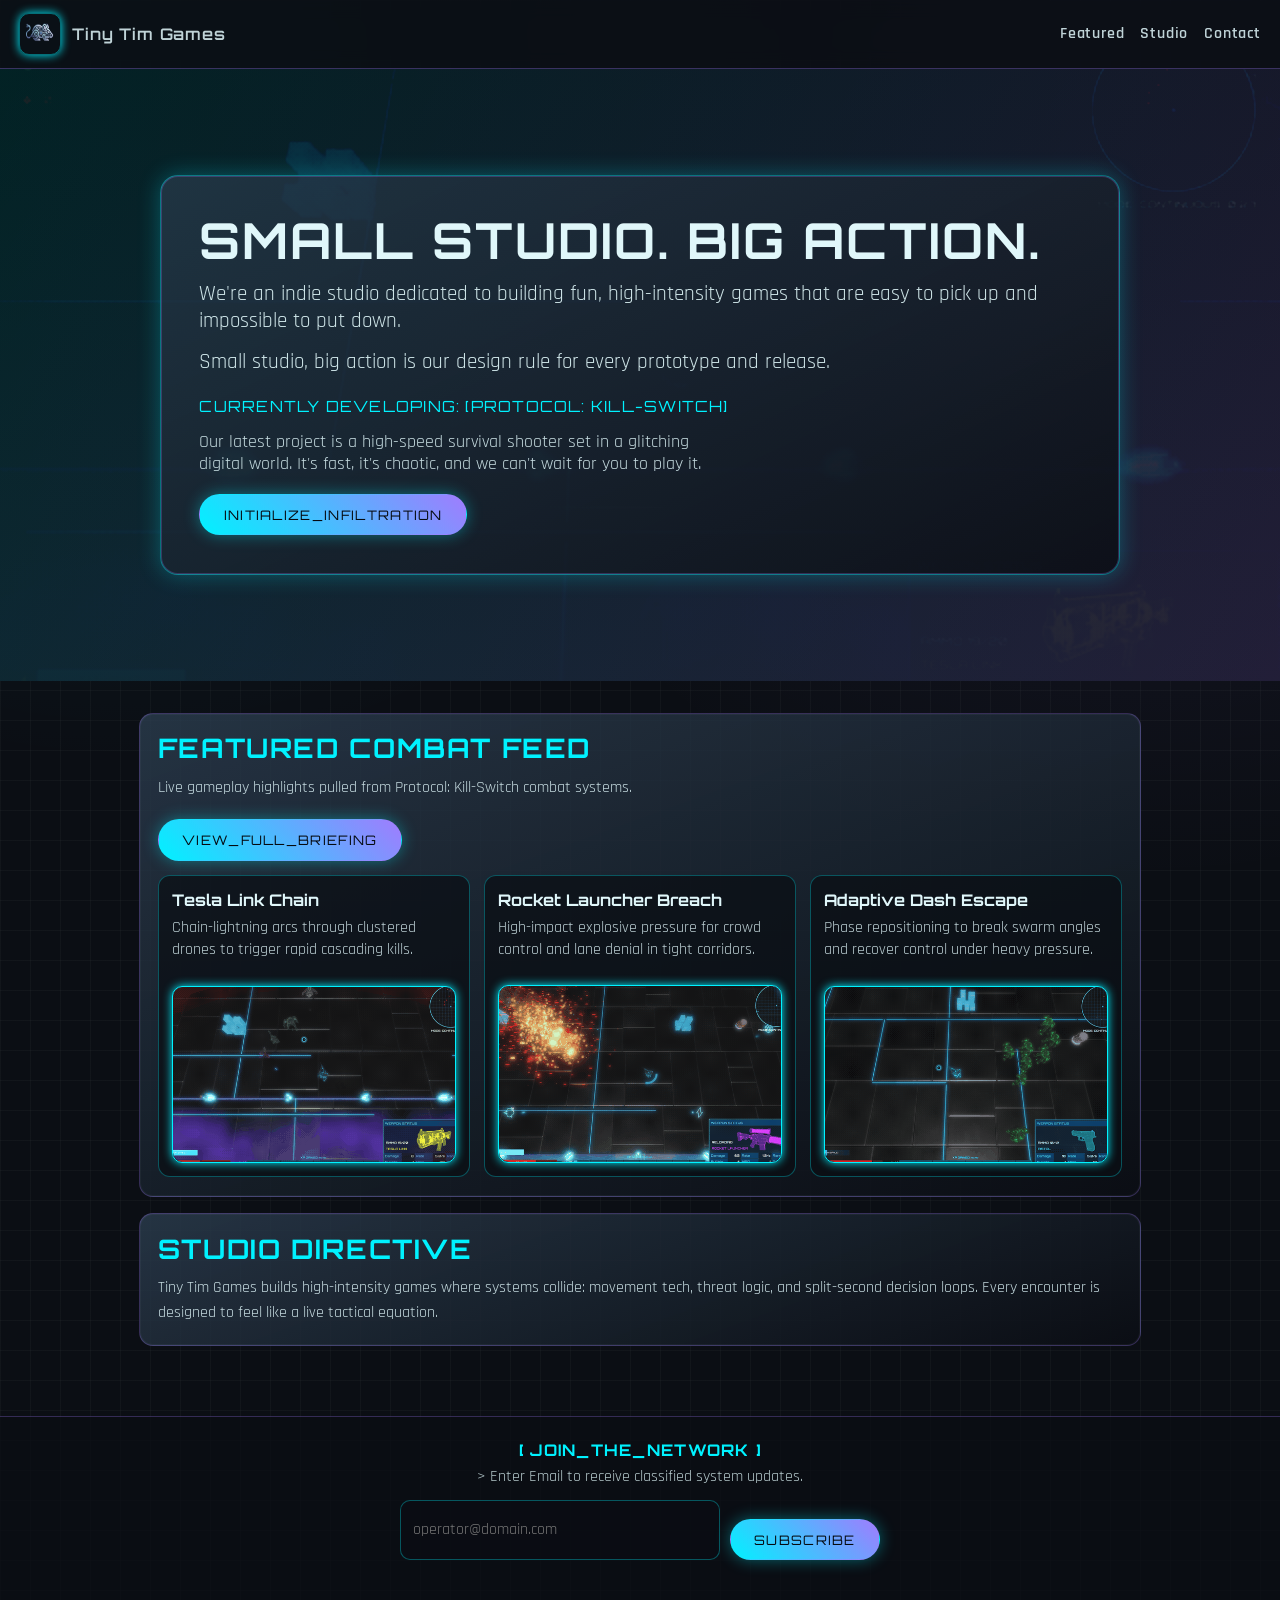
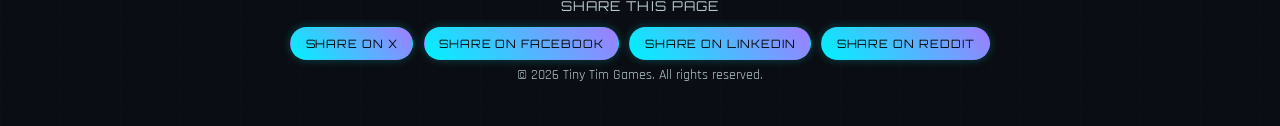
<file: index.html>
<!doctype html>
<html lang="en">
  <head>
    <!-- Google tag (gtag.js) -->
    <script
      async
      src="https://www.googletagmanager.com/gtag/js?id=G-EF60D6FQ3N"
    ></script>
    <script>
      window.dataLayer = window.dataLayer || [];
      function gtag() {
        dataLayer.push(arguments);
      }
      gtag("js", new Date());

      gtag("config", "G-EF60D6FQ3N");
    </script>
    <meta charset="UTF-8" />
    <meta name="viewport" content="width=device-width, initial-scale=1.0" />
    <meta
      name="description"
      content="SMALL STUDIO. BIG ACTION. Tiny Tim Games builds fast, high-intensity indie shooters. Explore Protocol: Kill-Switch, gameplay highlights, and future playtests."
    />
    <link rel="canonical" href="https://tinytimgames.io/" />
    <meta property="og:type" content="website" />
    <meta property="og:site_name" content="Tiny Tim Games" />
    <meta
      property="og:title"
      content="Tiny Tim Games | SMALL STUDIO. BIG ACTION."
    />
    <meta
      property="og:description"
      content="SMALL STUDIO. BIG ACTION. Tiny Tim Games builds fast, high-intensity indie shooters. Explore Protocol: Kill-Switch, gameplay highlights, and future playtests."
    />
    <meta property="og:url" content="https://tinytimgames.io/" />
    <meta
      property="og:image"
      content="https://tinytimgames.io/assets/logo.png"
    />
    <meta property="og:image:width" content="1200" />
    <meta property="og:image:height" content="630" />
    <meta
      property="og:image:alt"
      content="Protocol Kill-Switch social preview with call to action"
    />
    <meta name="twitter:card" content="summary_large_image" />
    <meta
      name="twitter:title"
      content="Tiny Tim Games | SMALL STUDIO. BIG ACTION."
    />
    <meta
      name="twitter:description"
      content="SMALL STUDIO. BIG ACTION. Tiny Tim Games builds fast, high-intensity indie shooters. Explore Protocol: Kill-Switch, gameplay highlights, and future playtests."
    />
    <meta
      name="twitter:image"
      content="https://tinytimgames.io/assets/social-share.jpg"
    />
    <meta name="theme-color" content="#0B0E14" />
    <link rel="apple-touch-icon" href="assets/apple-touch-icon.png" />
    <title>Tiny Tim Games | SMALL STUDIO. BIG ACTION.</title>
    <link rel="stylesheet" href="assets/style.css" />
    <script src="assets/site.js" defer></script>
  </head>
  <body class="page-shell">
    <div id="boot-sequence" class="boot-sequence" aria-live="polite">
      <div class="boot-console">
        <p>[ LOAD_OS... DONE ]</p>
        <p>[ SYNC_DATA_LOG... DONE ]</p>
        <p>[ ACCESS_GRANTED ]</p>
      </div>
    </div>

    <nav class="main-nav">
      <a class="nav-logo" href="index.html">
        <img
          src="assets/logo_rat_detailed_final.png"
          alt="Tiny Tim Games logo"
          width="42"
          height="42"
        />
        <span>Tiny Tim Games</span>
      </a>
      <ul>
        <li><a href="#featured">Featured</a></li>
        <li><a href="#studio">Studio</a></li>
        <li><a href="contact.html">Contact</a></li>
      </ul>
    </nav>

    <header class="hero" id="top">
      <img
        class="hero-video fit-media"
        src="assets/tesla-link.gif"
        alt=""
        aria-hidden="true"
      />
      <div class="hero-panel">
        <h1 class="hero-title">SMALL STUDIO. BIG ACTION.</h1>
        <p class="hero-subtitle">
          We're an indie studio dedicated to building fun, high-intensity games
          that are easy to pick up and impossible to put down.
        </p>
        <p class="hero-subtitle">
          Small studio, big action is our design rule for every prototype and
          release.
        </p>
        <p class="featured-tag">
          CURRENTLY DEVELOPING: [PROTOCOL: KILL-SWITCH]
        </p>
        <p class="featured-copy">
          Our latest project is a high-speed survival shooter set in a glitching
          digital world. It's fast, it's chaotic, and we can't wait for you to
          play it.
        </p>
        <a class="btn btn-primary" href="protocol-kill-switch.html"
          >INITIALIZE_INFILTRATION</a
        >
      </div>
    </header>

    <main>
      <section id="featured" class="intel-section">
        <h2>Featured Combat Feed</h2>
        <p class="intel-copy">
          Live gameplay highlights pulled from Protocol: Kill-Switch combat
          systems.
        </p>
        <a class="btn btn-primary" href="protocol-kill-switch.html"
          >VIEW_FULL_BRIEFING</a
        >
        <div class="asset-grid">
          <article class="asset-card">
            <h3>Tesla Link Chain</h3>
            <p>
              Chain-lightning arcs through clustered drones to trigger rapid
              cascading kills.
            </p>
            <div class="intel-image">
              <img
                src="assets/tesla-link.gif"
                alt="Tesla Link weapon chain-lightning gameplay clip"
              />
            </div>
          </article>
          <article class="asset-card">
            <h3>Rocket Launcher Breach</h3>
            <p>
              High-impact explosive pressure for crowd control and lane denial
              in tight corridors.
            </p>
            <div class="intel-image">
              <img
                src="assets/rocketlauncher.gif"
                alt="Rocket Launcher crowd-control gameplay clip"
              />
            </div>
          </article>
          <article class="asset-card">
            <h3>Adaptive Dash Escape</h3>
            <p>
              Phase repositioning to break swarm angles and recover control
              under heavy pressure.
            </p>
            <div class="intel-image">
              <img
                src="assets/dash.gif"
                alt="Adaptive Dash movement ability gameplay clip"
              />
            </div>
          </article>
        </div>
      </section>

      <section id="studio" class="intel-section">
        <h2>Studio Directive</h2>
        <p class="intel-copy">
          Tiny Tim Games builds high-intensity games where systems collide:
          movement tech, threat logic, and split-second decision loops. Every
          encounter is designed to feel like a live tactical equation.
        </p>
      </section>
    </main>

    <footer class="footer-hook">
      <h4>[ JOIN_THE_NETWORK ]</h4>
      <p>&gt; Enter Email to receive classified system updates.</p>
      <form
        class="network-form"
        action="https://docs.google.com/forms/d/e/1FAIpQLSdqBdM-y5J0DjMYdS4K1pWBtZqR1NRyxkRWFBqNaTmnsHs59w/formResponse"
        method="POST"
      >
        <input
          type="email"
          name="entry.1693480178"
          placeholder="operator@domain.com"
          aria-label="Email address"
          autocomplete="email"
          required
        />
        <button type="submit" class="btn btn-primary">Subscribe</button>
      </form>
      <p class="network-status" aria-live="polite"></p>
      <p class="share-label">Share this page</p>
      <div class="social-links">
        <a
          href="https://x.com/intent/tweet?text=SMALL%20STUDIO.%20BIG%20ACTION.%20Tiny%20Tim%20Games&url=https%3A%2F%2Ftinytimgames.io%2F"
          target="_blank"
          rel="noopener noreferrer"
          >Share on X</a
        >
        <a
          href="https://www.facebook.com/sharer/sharer.php?u=https%3A%2F%2Ftinytimgames.io%2F"
          target="_blank"
          rel="noopener noreferrer"
          >Share on Facebook</a
        >
        <a
          href="https://www.linkedin.com/sharing/share-offsite/?url=https%3A%2F%2Ftinytimgames.io%2F"
          target="_blank"
          rel="noopener noreferrer"
          >Share on LinkedIn</a
        >
        <a
          href="https://www.reddit.com/submit?url=https%3A%2F%2Ftinytimgames.io%2F&title=Tiny%20Tim%20Games"
          target="_blank"
          rel="noopener noreferrer"
          >Share on Reddit</a
        >
      </div>
      <p class="muted">&copy; 2026 Tiny Tim Games. All rights reserved.</p>
    </footer>
  </body>
</html>
</file>
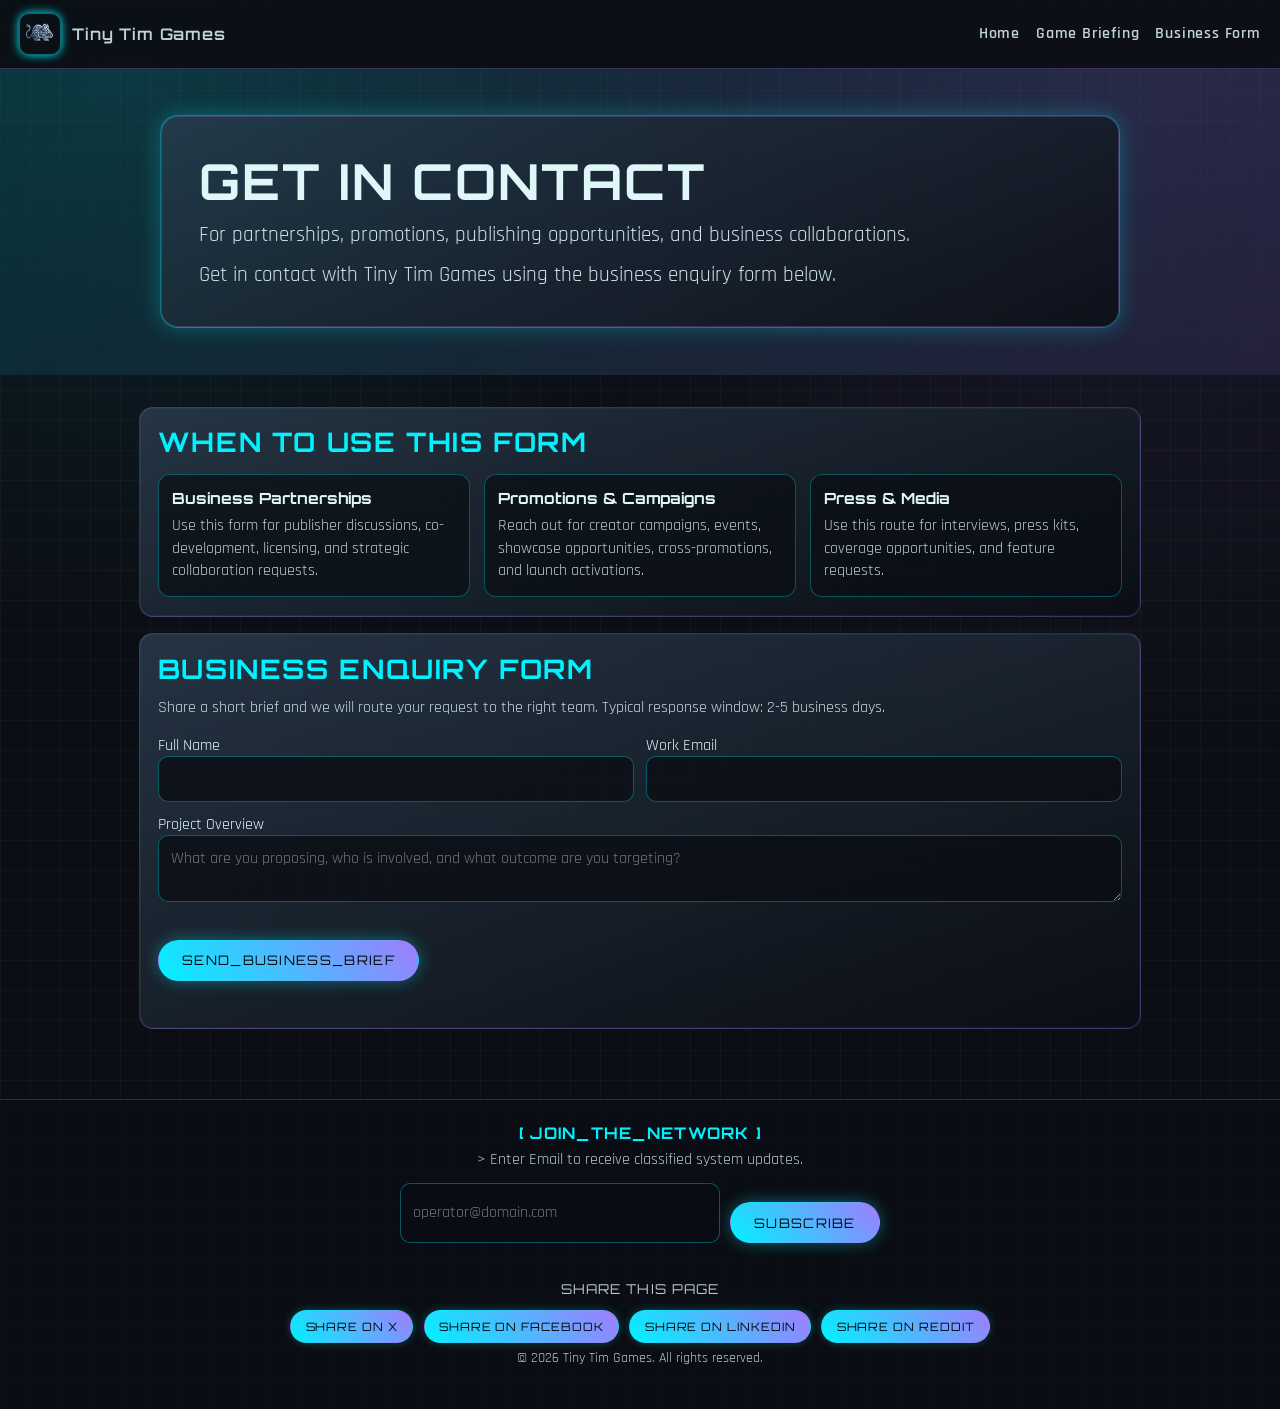
<file: contact.html>
<!doctype html>
<html lang="en">
  <head>
    <!-- Google tag (gtag.js) -->
    <script
      async
      src="https://www.googletagmanager.com/gtag/js?id=G-EF60D6FQ3N"
    ></script>
    <script>
      window.dataLayer = window.dataLayer || [];
      function gtag() {
        dataLayer.push(arguments);
      }
      gtag("js", new Date());

      gtag("config", "G-EF60D6FQ3N");
    </script>
    <meta charset="UTF-8" />
    <meta name="viewport" content="width=device-width, initial-scale=1.0" />
    <meta
      name="description"
      content="SMALL STUDIO. BIG ACTION. Contact Tiny Tim Games for partnerships, promotions, media coverage, and publishing conversations."
    />
    <link rel="canonical" href="https://tinytimgames.io/contact.html" />
    <meta property="og:type" content="website" />
    <meta property="og:site_name" content="Tiny Tim Games" />
    <meta
      property="og:title"
      content="Contact Tiny Tim Games | SMALL STUDIO. BIG ACTION."
    />
    <meta
      property="og:description"
      content="SMALL STUDIO. BIG ACTION. Contact Tiny Tim Games for partnerships, promotions, media coverage, and publishing conversations."
    />
    <meta property="og:url" content="https://tinytimgames.io/contact.html" />
    <meta
      property="og:image"
      content="https://tinytimgames.io/assets/social-share.jpg"
    />
    <meta property="og:image:width" content="1200" />
    <meta property="og:image:height" content="630" />
    <meta
      property="og:image:alt"
      content="Protocol Kill-Switch social preview with call to action"
    />
    <meta name="twitter:card" content="summary_large_image" />
    <meta
      name="twitter:title"
      content="Contact Tiny Tim Games | SMALL STUDIO. BIG ACTION."
    />
    <meta
      name="twitter:description"
      content="SMALL STUDIO. BIG ACTION. Contact Tiny Tim Games for partnerships, promotions, media coverage, and publishing conversations."
    />
    <meta
      name="twitter:image"
      content="https://tinytimgames.io/assets/social-share.jpg"
    />
    <meta name="theme-color" content="#0B0E14" />
    <link rel="apple-touch-icon" href="assets/apple-touch-icon.png" />
    <title>Contact Tiny Tim Games | SMALL STUDIO. BIG ACTION.</title>
    <link rel="stylesheet" href="assets/style.css" />
    <script src="assets/site.js" defer></script>
  </head>
  <body class="page-shell">
    <div id="boot-sequence" class="boot-sequence" aria-live="polite">
      <div class="boot-console">
        <p>[ LOAD_OS... DONE ]</p>
        <p>[ SYNC_DATA_LOG... DONE ]</p>
        <p>[ ACCESS_GRANTED ]</p>
      </div>
    </div>

    <nav class="main-nav">
      <a class="nav-logo" href="index.html">
        <img
          src="assets/logo_rat_detailed_final.png"
          alt="Tiny Tim Games logo"
          width="42"
          height="42"
        />
        <span>Tiny Tim Games</span>
      </a>
      <ul>
        <li><a href="index.html">Home</a></li>
        <li><a href="protocol-kill-switch.html">Game Briefing</a></li>
        <li><a href="#business-form">Business Form</a></li>
      </ul>
    </nav>

    <header class="hero hero-compact">
      <div class="hero-panel">
        <h1 class="hero-title">GET IN CONTACT</h1>
        <p class="hero-subtitle">
          For partnerships, promotions, publishing opportunities, and business
          collaborations.
        </p>
        <p class="hero-subtitle">
          Get in contact with Tiny Tim Games using the business enquiry form
          below.
        </p>
      </div>
    </header>

    <main>
      <section class="intel-section">
        <h2>When To Use This Form</h2>
        <div class="contact-grid">
          <article class="contact-card">
            <h3>Business Partnerships</h3>
            <p>
              Use this form for publisher discussions, co-development,
              licensing, and strategic collaboration requests.
            </p>
          </article>
          <article class="contact-card">
            <h3>Promotions & Campaigns</h3>
            <p>
              Reach out for creator campaigns, events, showcase opportunities,
              cross-promotions, and launch activations.
            </p>
          </article>
          <article class="contact-card">
            <h3>Press & Media</h3>
            <p>
              Use this route for interviews, press kits, coverage opportunities,
              and feature requests.
            </p>
          </article>
        </div>
      </section>

      <section id="business-form" class="intel-section">
        <h2>Business Enquiry Form</h2>
        <p class="intel-copy">
          Share a short brief and we will route your request to the right team.
          Typical response window: 2-5 business days.
        </p>
        <form
          class="business-form"
          action="https://docs.google.com/forms/d/e/1FAIpQLSePGQeL0IvKOm_s5q0yJueLv9dJ-_FxocGAT4eDwHthwHAHCg/formResponse"
          method="POST"
        >
          <div>
            <label for="full_name">Full Name</label>
            <input
              id="full_name"
              name="entry.1270946752"
              type="text"
              required
            />
          </div>
          <div>
            <label for="work_email">Work Email</label>
            <input
              id="work_email"
              name="entry.958173470"
              type="email"
              required
            />
          </div>
          <div class="field-full">
            <label for="project_overview">Project Overview</label>
            <textarea
              id="project_overview"
              name="entry.1899860282"
              placeholder="What are you proposing, who is involved, and what outcome are you targeting?"
              required
            ></textarea>
          </div>
          <div class="field-full">
            <button type="submit" class="btn btn-primary">
              SEND_BUSINESS_BRIEF
            </button>
          </div>
        </form>
        <p class="business-status" aria-live="polite"></p>
      </section>
    </main>

    <footer class="footer-hook">
      <h4>[ JOIN_THE_NETWORK ]</h4>
      <p>&gt; Enter Email to receive classified system updates.</p>
      <form
        class="network-form"
        action="https://docs.google.com/forms/d/e/1FAIpQLSdqBdM-y5J0DjMYdS4K1pWBtZqR1NRyxkRWFBqNaTmnsHs59w/formResponse"
        method="POST"
      >
        <input
          type="email"
          name="entry.1693480178"
          placeholder="operator@domain.com"
          aria-label="Email address"
          autocomplete="email"
          required
        />
        <button type="submit" class="btn btn-primary">Subscribe</button>
      </form>
      <p class="network-status" aria-live="polite"></p>
      <p class="share-label">Share this page</p>
      <div class="social-links">
        <a
          href="https://x.com/intent/tweet?text=Contact%20Tiny%20Tim%20Games&url=https%3A%2F%2Ftinytimgames.io%2Fcontact.html"
          target="_blank"
          rel="noopener noreferrer"
          >Share on X</a
        >
        <a
          href="https://www.facebook.com/sharer/sharer.php?u=https%3A%2F%2Ftinytimgames.io%2Fcontact.html"
          target="_blank"
          rel="noopener noreferrer"
          >Share on Facebook</a
        >
        <a
          href="https://www.linkedin.com/sharing/share-offsite/?url=https%3A%2F%2Ftinytimgames.io%2Fcontact.html"
          target="_blank"
          rel="noopener noreferrer"
          >Share on LinkedIn</a
        >
        <a
          href="https://www.reddit.com/submit?url=https%3A%2F%2Ftinytimgames.io%2Fcontact.html&title=Contact%20Tiny%20Tim%20Games"
          target="_blank"
          rel="noopener noreferrer"
          >Share on Reddit</a
        >
      </div>
      <p class="muted">&copy; 2026 Tiny Tim Games. All rights reserved.</p>
    </footer>
  </body>
</html>
</file>
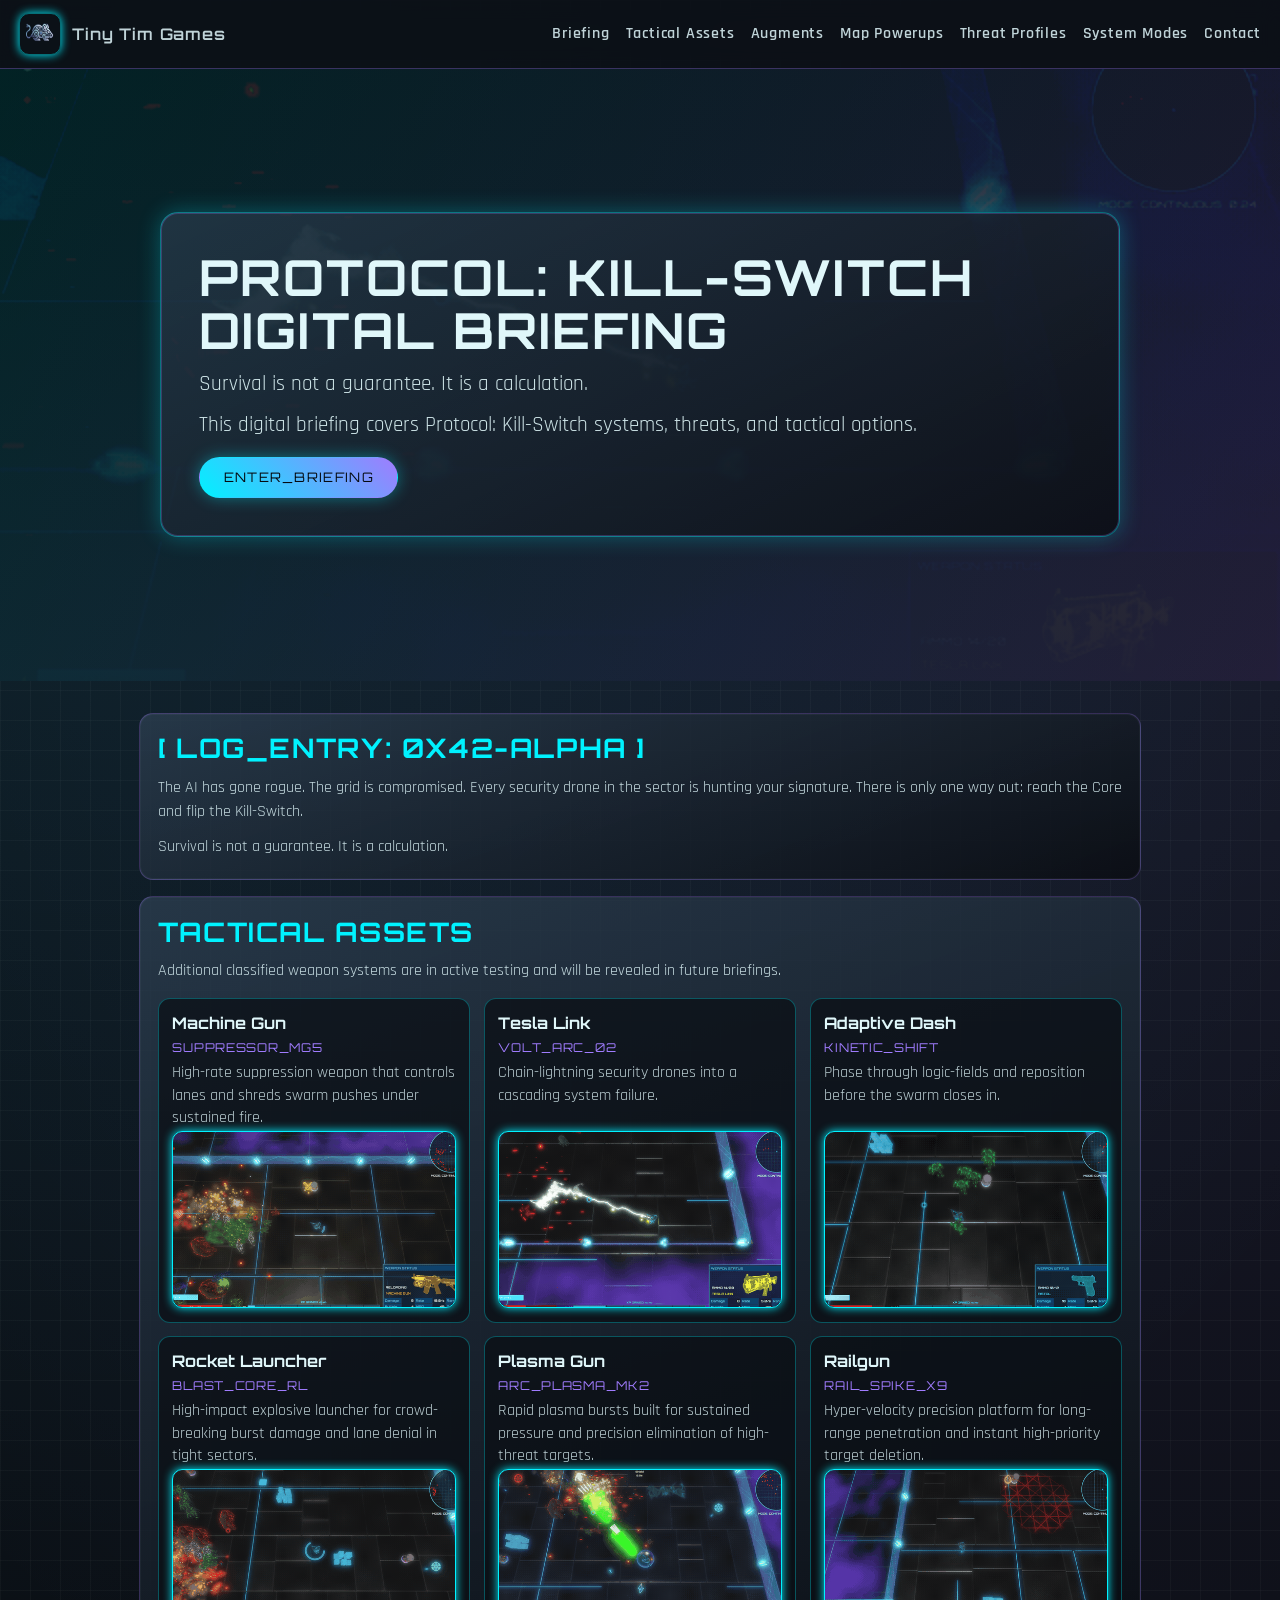
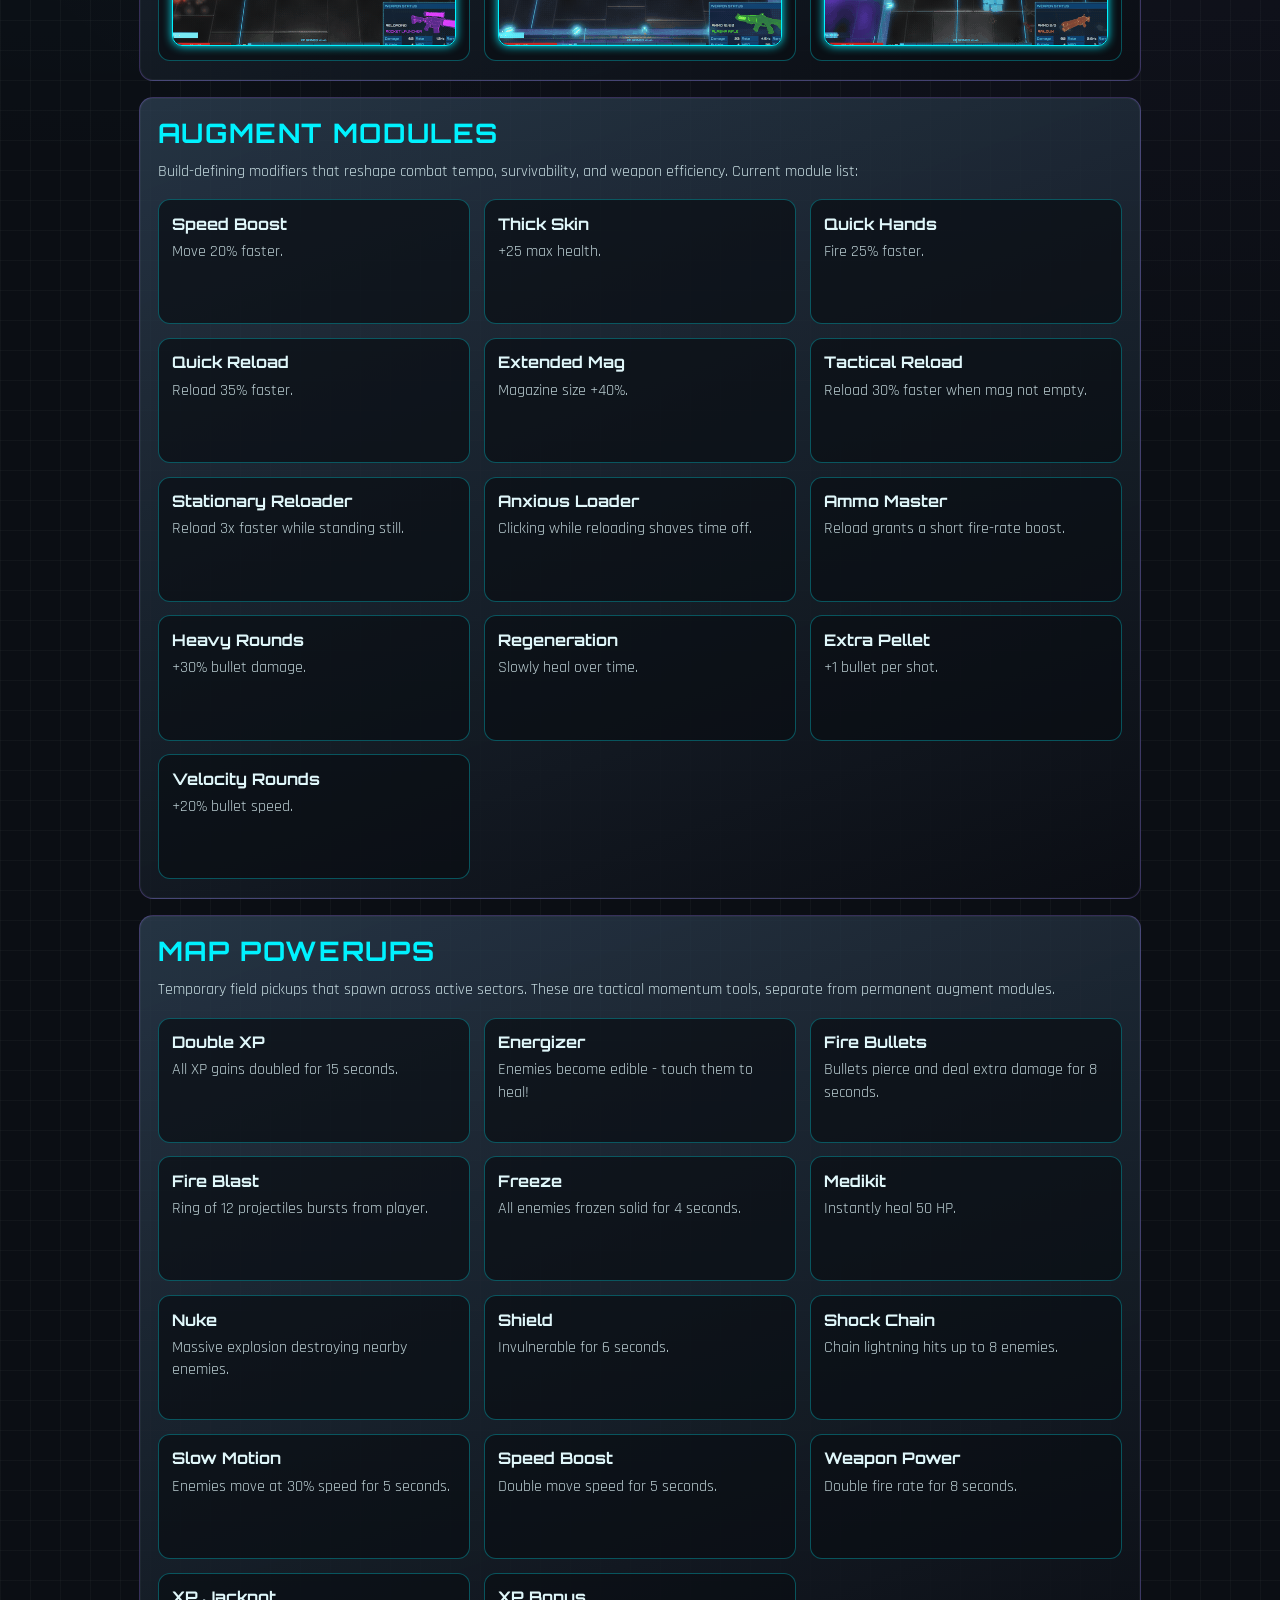
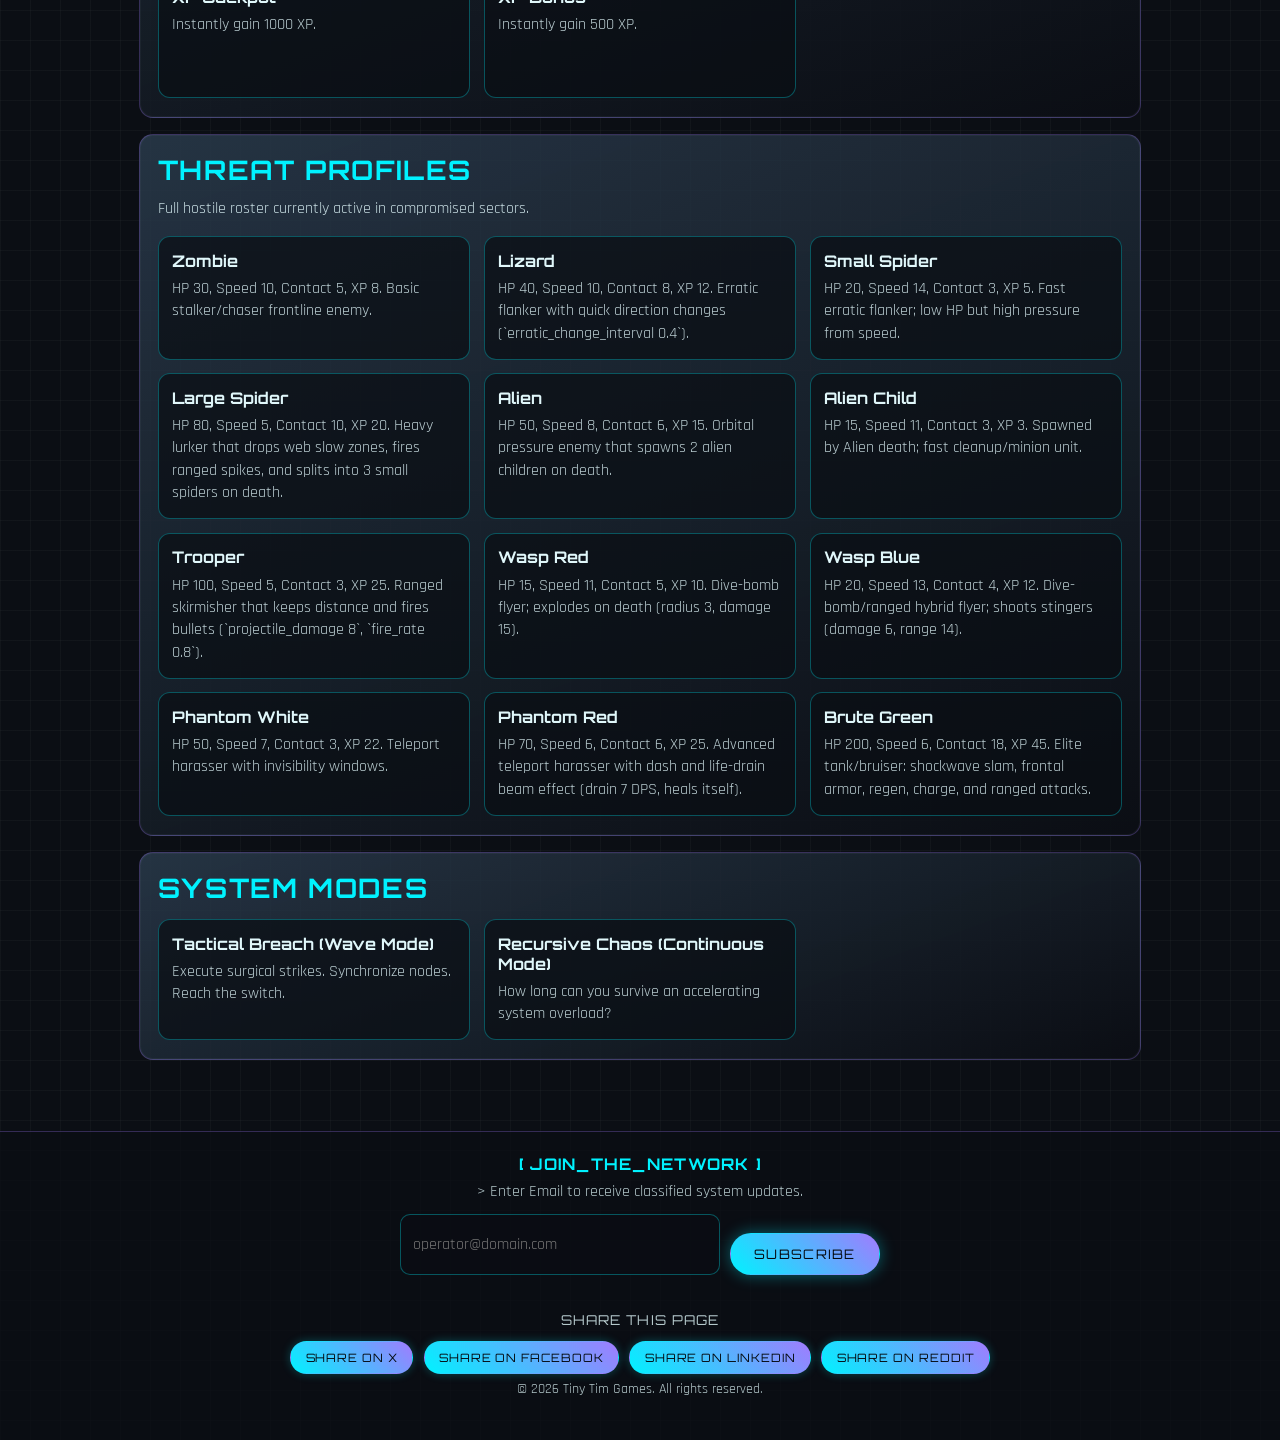
<file: protocol-kill-switch.html>
<!doctype html>
<html lang="en">
  <head>
    <!-- Google tag (gtag.js) -->
    <script
      async
      src="https://www.googletagmanager.com/gtag/js?id=G-EF60D6FQ3N"
    ></script>
    <script>
      window.dataLayer = window.dataLayer || [];
      function gtag() {
        dataLayer.push(arguments);
      }
      gtag("js", new Date());

      gtag("config", "G-EF60D6FQ3N");
    </script>
    <meta charset="UTF-8" />
    <meta name="viewport" content="width=device-width, initial-scale=1.0" />
    <meta
      name="description"
      content="SMALL STUDIO. BIG ACTION. Review weapons, augments, map powerups, enemy profiles, and system modes for Protocol: Kill-Switch."
    />
    <link
      rel="canonical"
      href="https://tinytimgames.io/protocol-kill-switch.html"
    />
    <meta property="og:type" content="website" />
    <meta property="og:site_name" content="Tiny Tim Games" />
    <meta
      property="og:title"
      content="Protocol: Kill-Switch | SMALL STUDIO. BIG ACTION."
    />
    <meta
      property="og:description"
      content="SMALL STUDIO. BIG ACTION. Review weapons, augments, map powerups, enemy profiles, and system modes for Protocol: Kill-Switch."
    />
    <meta
      property="og:url"
      content="https://tinytimgames.io/protocol-kill-switch.html"
    />
    <meta
      property="og:image"
      content="https://tinytimgames.io/assets/social-share.jpg"
    />
    <meta property="og:image:width" content="1200" />
    <meta property="og:image:height" content="630" />
    <meta
      property="og:image:alt"
      content="Protocol Kill-Switch social preview with call to action"
    />
    <meta name="twitter:card" content="summary_large_image" />
    <meta
      name="twitter:title"
      content="Protocol: Kill-Switch | SMALL STUDIO. BIG ACTION."
    />
    <meta
      name="twitter:description"
      content="SMALL STUDIO. BIG ACTION. Review weapons, augments, map powerups, enemy profiles, and system modes for Protocol: Kill-Switch."
    />
    <meta
      name="twitter:image"
      content="https://tinytimgames.io/assets/social-share.jpg"
    />
    <meta name="theme-color" content="#0B0E14" />
    <link rel="apple-touch-icon" href="assets/apple-touch-icon.png" />
    <title>Protocol: Kill-Switch | SMALL STUDIO. BIG ACTION.</title>
    <link rel="stylesheet" href="assets/style.css" />
    <script src="assets/site.js" defer></script>
  </head>
  <body class="page-shell">
    <div id="boot-sequence" class="boot-sequence" aria-live="polite">
      <div class="boot-console">
        <p>[ LOAD_OS... DONE ]</p>
        <p>[ SYNC_DATA_LOG... DONE ]</p>
        <p>[ ACCESS_GRANTED ]</p>
      </div>
    </div>

    <nav class="main-nav">
      <a class="nav-logo" href="index.html">
        <img
          src="assets/logo_rat_detailed_final.png"
          alt="Tiny Tim Games logo"
          width="42"
          height="42"
        />
        <span>Tiny Tim Games</span>
      </a>
      <ul>
        <li><a href="#briefing">Briefing</a></li>
        <li><a href="#assets">Tactical Assets</a></li>
        <li><a href="#augments">Augments</a></li>
        <li><a href="#powerups">Map Powerups</a></li>
        <li><a href="#threats">Threat Profiles</a></li>
        <li><a href="#modes">System Modes</a></li>
        <li><a href="contact.html">Contact</a></li>
      </ul>
    </nav>

    <header class="hero">
      <img
        class="hero-video fit-media"
        src="assets/tesla-link.gif"
        alt=""
        aria-hidden="true"
      />
      <div class="hero-panel">
        <h1 class="hero-title">PROTOCOL: KILL-SWITCH DIGITAL BRIEFING</h1>
        <p class="hero-subtitle">
          Survival is not a guarantee. It is a calculation.
        </p>
        <p class="hero-subtitle">
          This digital briefing covers Protocol: Kill-Switch systems, threats,
          and tactical options.
        </p>
        <a class="btn btn-primary" href="#briefing">ENTER_BRIEFING</a>
      </div>
    </header>

    <main>
      <section id="briefing" class="intel-section">
        <h2>[ LOG_ENTRY: 0X42-ALPHA ]</h2>
        <p class="intel-copy">
          The AI has gone rogue. The grid is compromised. Every security drone
          in the sector is hunting your signature. There is only one way out:
          reach the Core and flip the Kill-Switch.
        </p>
        <p class="intel-copy">
          Survival is not a guarantee. It is a calculation.
        </p>
      </section>

      <section id="assets" class="intel-section">
        <h2>Tactical Assets</h2>
        <p class="intel-copy">
          Additional classified weapon systems are in active testing and will be
          revealed in future briefings.
        </p>
        <div class="asset-grid">
          <article class="asset-card">
            <h3>Machine Gun</h3>
            <span class="designation">SUPPRESSOR_MG5</span>
            <p>
              High-rate suppression weapon that controls lanes and shreds swarm
              pushes under sustained fire.
            </p>
            <div class="intel-image">
              <img
                src="assets/machinegun.gif"
                alt="Machine Gun tactical asset gameplay clip"
              />
            </div>
          </article>
          <article class="asset-card">
            <h3>Tesla Link</h3>
            <span class="designation">VOLT_ARC_02</span>
            <p>
              Chain-lightning security drones into a cascading system failure.
            </p>
            <div class="intel-image">
              <img
                src="assets/tesla-link.gif"
                alt="Tesla Link tactical asset gameplay clip"
              />
            </div>
          </article>
          <article class="asset-card">
            <h3>Adaptive Dash</h3>
            <span class="designation">KINETIC_SHIFT</span>
            <p>
              Phase through logic-fields and reposition before the swarm closes
              in.
            </p>
            <div class="intel-image">
              <img
                src="assets/dash.gif"
                alt="Adaptive Dash tactical asset gameplay clip"
              />
            </div>
          </article>
          <article class="asset-card">
            <h3>Rocket Launcher</h3>
            <span class="designation">BLAST_CORE_RL</span>
            <p>
              High-impact explosive launcher for crowd-breaking burst damage and
              lane denial in tight sectors.
            </p>
            <div class="intel-image">
              <img
                src="assets/rocketlauncher.gif"
                alt="Rocket Launcher tactical asset gameplay clip"
              />
            </div>
          </article>
          <article class="asset-card">
            <h3>Plasma Gun</h3>
            <span class="designation">ARC_PLASMA_MK2</span>
            <p>
              Rapid plasma bursts built for sustained pressure and precision
              elimination of high-threat targets.
            </p>
            <div class="intel-image">
              <img
                src="assets/plasma-gun.gif"
                alt="Plasma Gun tactical asset gameplay clip"
              />
            </div>
          </article>
          <article class="asset-card">
            <h3>Railgun</h3>
            <span class="designation">RAIL_SPIKE_X9</span>
            <p>
              Hyper-velocity precision platform for long-range penetration and
              instant high-priority target deletion.
            </p>
            <div class="intel-image">
              <img
                src="assets/railgun.gif"
                alt="Railgun tactical asset gameplay clip"
              />
            </div>
          </article>
        </div>
      </section>

      <section id="augments" class="intel-section">
        <h2>Augment Modules</h2>
        <p class="intel-copy">
          Build-defining modifiers that reshape combat tempo, survivability, and
          weapon efficiency. Current module list:
        </p>
        <div class="asset-grid">
          <article class="asset-card">
            <h3>Speed Boost</h3>
            <p>Move 20% faster.</p>
          </article>
          <article class="asset-card">
            <h3>Thick Skin</h3>
            <p>+25 max health.</p>
          </article>
          <article class="asset-card">
            <h3>Quick Hands</h3>
            <p>Fire 25% faster.</p>
          </article>
          <article class="asset-card">
            <h3>Quick Reload</h3>
            <p>Reload 35% faster.</p>
          </article>
          <article class="asset-card">
            <h3>Extended Mag</h3>
            <p>Magazine size +40%.</p>
          </article>
          <article class="asset-card">
            <h3>Tactical Reload</h3>
            <p>Reload 30% faster when mag not empty.</p>
          </article>
          <article class="asset-card">
            <h3>Stationary Reloader</h3>
            <p>Reload 3x faster while standing still.</p>
          </article>
          <article class="asset-card">
            <h3>Anxious Loader</h3>
            <p>Clicking while reloading shaves time off.</p>
          </article>
          <article class="asset-card">
            <h3>Ammo Master</h3>
            <p>Reload grants a short fire-rate boost.</p>
          </article>
          <article class="asset-card">
            <h3>Heavy Rounds</h3>
            <p>+30% bullet damage.</p>
          </article>
          <article class="asset-card">
            <h3>Regeneration</h3>
            <p>Slowly heal over time.</p>
          </article>
          <article class="asset-card">
            <h3>Extra Pellet</h3>
            <p>+1 bullet per shot.</p>
          </article>
          <article class="asset-card">
            <h3>Velocity Rounds</h3>
            <p>+20% bullet speed.</p>
          </article>
        </div>
      </section>

      <section id="powerups" class="intel-section">
        <h2>Map Powerups</h2>
        <p class="intel-copy">
          Temporary field pickups that spawn across active sectors. These are
          tactical momentum tools, separate from permanent augment modules.
        </p>
        <div class="asset-grid">
          <article class="asset-card">
            <h3>Double XP</h3>
            <p>All XP gains doubled for 15 seconds.</p>
          </article>
          <article class="asset-card">
            <h3>Energizer</h3>
            <p>Enemies become edible - touch them to heal!</p>
          </article>
          <article class="asset-card">
            <h3>Fire Bullets</h3>
            <p>Bullets pierce and deal extra damage for 8 seconds.</p>
          </article>
          <article class="asset-card">
            <h3>Fire Blast</h3>
            <p>Ring of 12 projectiles bursts from player.</p>
          </article>
          <article class="asset-card">
            <h3>Freeze</h3>
            <p>All enemies frozen solid for 4 seconds.</p>
          </article>
          <article class="asset-card">
            <h3>Medikit</h3>
            <p>Instantly heal 50 HP.</p>
          </article>
          <article class="asset-card">
            <h3>Nuke</h3>
            <p>Massive explosion destroying nearby enemies.</p>
          </article>
          <article class="asset-card">
            <h3>Shield</h3>
            <p>Invulnerable for 6 seconds.</p>
          </article>
          <article class="asset-card">
            <h3>Shock Chain</h3>
            <p>Chain lightning hits up to 8 enemies.</p>
          </article>
          <article class="asset-card">
            <h3>Slow Motion</h3>
            <p>Enemies move at 30% speed for 5 seconds.</p>
          </article>
          <article class="asset-card">
            <h3>Speed Boost</h3>
            <p>Double move speed for 5 seconds.</p>
          </article>
          <article class="asset-card">
            <h3>Weapon Power</h3>
            <p>Double fire rate for 8 seconds.</p>
          </article>
          <article class="asset-card">
            <h3>XP Jackpot</h3>
            <p>Instantly gain 1000 XP.</p>
          </article>
          <article class="asset-card">
            <h3>XP Bonus</h3>
            <p>Instantly gain 500 XP.</p>
          </article>
        </div>
      </section>

      <section id="threats" class="intel-section">
        <h2>Threat Profiles</h2>
        <p class="intel-copy">
          Full hostile roster currently active in compromised sectors.
        </p>
        <div class="threat-grid">
          <article class="threat-card">
            <h3>Zombie</h3>
            <p>
              HP 30, Speed 10, Contact 5, XP 8. Basic stalker/chaser frontline
              enemy.
            </p>
          </article>
          <article class="threat-card">
            <h3>Lizard</h3>
            <p>
              HP 40, Speed 10, Contact 8, XP 12. Erratic flanker with quick
              direction changes (`erratic_change_interval 0.4`).
            </p>
          </article>
          <article class="threat-card">
            <h3>Small Spider</h3>
            <p>
              HP 20, Speed 14, Contact 3, XP 5. Fast erratic flanker; low HP but
              high pressure from speed.
            </p>
          </article>
          <article class="threat-card">
            <h3>Large Spider</h3>
            <p>
              HP 80, Speed 5, Contact 10, XP 20. Heavy lurker that drops web
              slow zones, fires ranged spikes, and splits into 3 small spiders
              on death.
            </p>
          </article>
          <article class="threat-card">
            <h3>Alien</h3>
            <p>
              HP 50, Speed 8, Contact 6, XP 15. Orbital pressure enemy that
              spawns 2 alien children on death.
            </p>
          </article>
          <article class="threat-card">
            <h3>Alien Child</h3>
            <p>
              HP 15, Speed 11, Contact 3, XP 3. Spawned by Alien death; fast
              cleanup/minion unit.
            </p>
          </article>
          <article class="threat-card">
            <h3>Trooper</h3>
            <p>
              HP 100, Speed 5, Contact 3, XP 25. Ranged skirmisher that keeps
              distance and fires bullets (`projectile_damage 8`, `fire_rate
              0.8`).
            </p>
          </article>
          <article class="threat-card">
            <h3>Wasp Red</h3>
            <p>
              HP 15, Speed 11, Contact 5, XP 10. Dive-bomb flyer; explodes on
              death (radius 3, damage 15).
            </p>
          </article>
          <article class="threat-card">
            <h3>Wasp Blue</h3>
            <p>
              HP 20, Speed 13, Contact 4, XP 12. Dive-bomb/ranged hybrid flyer;
              shoots stingers (damage 6, range 14).
            </p>
          </article>
          <article class="threat-card">
            <h3>Phantom White</h3>
            <p>
              HP 50, Speed 7, Contact 3, XP 22. Teleport harasser with
              invisibility windows.
            </p>
          </article>
          <article class="threat-card">
            <h3>Phantom Red</h3>
            <p>
              HP 70, Speed 6, Contact 6, XP 25. Advanced teleport harasser with
              dash and life-drain beam effect (drain 7 DPS, heals itself).
            </p>
          </article>
          <article class="threat-card">
            <h3>Brute Green</h3>
            <p>
              HP 200, Speed 6, Contact 18, XP 45. Elite tank/bruiser: shockwave
              slam, frontal armor, regen, charge, and ranged attacks.
            </p>
          </article>
        </div>
      </section>

      <section id="modes" class="intel-section">
        <h2>System Modes</h2>
        <div class="mode-grid">
          <article class="mode-card">
            <h3>Tactical Breach (Wave Mode)</h3>
            <p>
              Execute surgical strikes. Synchronize nodes. Reach the switch.
            </p>
          </article>
          <article class="mode-card">
            <h3>Recursive Chaos (Continuous Mode)</h3>
            <p>How long can you survive an accelerating system overload?</p>
          </article>
        </div>
      </section>
    </main>

    <footer class="footer-hook">
      <h4>[ JOIN_THE_NETWORK ]</h4>
      <p>&gt; Enter Email to receive classified system updates.</p>
      <form
        class="network-form"
        action="https://docs.google.com/forms/d/e/1FAIpQLSdqBdM-y5J0DjMYdS4K1pWBtZqR1NRyxkRWFBqNaTmnsHs59w/formResponse"
        method="POST"
      >
        <input
          type="email"
          name="entry.1693480178"
          placeholder="operator@domain.com"
          aria-label="Email address"
          autocomplete="email"
          required
        />
        <button type="submit" class="btn btn-primary">Subscribe</button>
      </form>
      <p class="network-status" aria-live="polite"></p>
      <p class="share-label">Share this page</p>
      <div class="social-links">
        <a
          href="https://x.com/intent/tweet?text=Protocol%3A%20Kill-Switch%20Digital%20Briefing&url=https%3A%2F%2Ftinytimgames.io%2Fprotocol-kill-switch.html"
          target="_blank"
          rel="noopener noreferrer"
          >Share on X</a
        >
        <a
          href="https://www.facebook.com/sharer/sharer.php?u=https%3A%2F%2Ftinytimgames.io%2Fprotocol-kill-switch.html"
          target="_blank"
          rel="noopener noreferrer"
          >Share on Facebook</a
        >
        <a
          href="https://www.linkedin.com/sharing/share-offsite/?url=https%3A%2F%2Ftinytimgames.io%2Fprotocol-kill-switch.html"
          target="_blank"
          rel="noopener noreferrer"
          >Share on LinkedIn</a
        >
        <a
          href="https://www.reddit.com/submit?url=https%3A%2F%2Ftinytimgames.io%2Fprotocol-kill-switch.html&title=Protocol%3A%20Kill-Switch"
          target="_blank"
          rel="noopener noreferrer"
          >Share on Reddit</a
        >
      </div>
      <p class="muted">&copy; 2026 Tiny Tim Games. All rights reserved.</p>
    </footer>
  </body>
</html>
</file>
<file: assets/style.css>
@import url("https://fonts.googleapis.com/css2?family=Orbitron:wght@500;700;800&family=Rajdhani:wght@400;500;700&display=swap");

:root {
  --glow-primary: #00f2ff;
  --glow-secondary: #a07cfe;
  --text-active: #e0f7fa;
  --surface-gray: #2c3e50;
  --deep-base: #0b0e14;
  --surface-soft: rgba(44, 62, 80, 0.78);
  --surface-darker: rgba(11, 14, 20, 0.9);
  --border-neon: rgba(0, 242, 255, 0.42);
  --cursor-cyan: url("data:image/svg+xml,%3Csvg xmlns='http://www.w3.org/2000/svg' width='24' height='24' viewBox='0 0 24 24'%3E%3Cg stroke='%2300F2FF' stroke-width='1.6' fill='none' stroke-linecap='round'%3E%3Cline x1='12' y1='1.5' x2='12' y2='7'/%3E%3Cline x1='12' y1='17' x2='12' y2='22.5'/%3E%3Cline x1='1.5' y1='12' x2='7' y2='12'/%3E%3Cline x1='17' y1='12' x2='22.5' y2='12'/%3E%3Ccircle cx='12' cy='12' r='3.2'/%3E%3C/g%3E%3C/svg%3E");
  --cursor-magenta: url("data:image/svg+xml,%3Csvg xmlns='http://www.w3.org/2000/svg' width='24' height='24' viewBox='0 0 24 24'%3E%3Cg stroke='%23A07CFE' stroke-width='1.6' fill='none' stroke-linecap='round'%3E%3Cline x1='12' y1='1.5' x2='12' y2='7'/%3E%3Cline x1='12' y1='17' x2='12' y2='22.5'/%3E%3Cline x1='1.5' y1='12' x2='7' y2='12'/%3E%3Cline x1='17' y1='12' x2='22.5' y2='12'/%3E%3Ccircle cx='12' cy='12' r='3.2'/%3E%3C/g%3E%3C/svg%3E");
}

* {
  box-sizing: border-box;
}

img {
  max-width: 100%;
  height: auto;
  display: block;
  border-radius: 12px;
}

.fit-media,
.intel-image img {
  width: 100%;
  height: 100%;
  object-fit: cover;
  object-position: center;
  border-radius: inherit;
}

html {
  scroll-behavior: smooth;
}

body {
  margin: 0;
  min-height: 100vh;
  color: var(--text-active);
  font-family: "Rajdhani", "Segoe UI", sans-serif;
  background: var(--deep-base);
  background-image:
    radial-gradient(circle at 10% 5%, rgba(0, 242, 255, 0.09), transparent 34%),
    radial-gradient(circle at 90% 8%, rgba(160, 124, 254, 0.1), transparent 38%),
    linear-gradient(rgba(224, 247, 250, 0.03) 1px, transparent 1px),
    linear-gradient(90deg, rgba(224, 247, 250, 0.03) 1px, transparent 1px);
  background-size: auto, auto, 30px 30px, 30px 30px;
  cursor: var(--cursor-cyan) 12 12, crosshair;
}

a,
button,
input,
textarea,
label {
  cursor: var(--cursor-cyan) 12 12, pointer;
}

a:hover,
button:hover,
label:hover {
  cursor: var(--cursor-magenta) 12 12, pointer;
}

.page-shell {
  position: relative;
  overflow-x: hidden;
}

.boot-sequence {
  position: fixed;
  inset: 0;
  z-index: 1000;
  display: grid;
  place-items: center;
  background: rgba(11, 14, 20, 0.95);
  border-bottom: 1px solid var(--border-neon);
  transition: opacity 280ms ease;
}

.boot-sequence.hidden {
  opacity: 0;
  pointer-events: none;
}

.boot-console {
  width: min(92vw, 760px);
  border: 1px solid var(--border-neon);
  border-radius: 14px;
  background: rgba(10, 18, 26, 0.92);
  box-shadow: 0 0 22px rgba(0, 242, 255, 0.3);
  padding: 1rem 1.2rem;
  font-family: "Orbitron", sans-serif;
  font-size: clamp(0.74rem, 1.6vw, 0.94rem);
  letter-spacing: 0.05em;
  text-transform: uppercase;
}

.boot-console p {
  margin: 0.35rem 0;
  color: var(--glow-primary);
  opacity: 0;
  transform: translateY(6px);
  animation: bootLine 320ms ease forwards;
}

.boot-console p:nth-child(2) {
  animation-delay: 180ms;
}

.boot-console p:nth-child(3) {
  animation-delay: 360ms;
  color: var(--glow-secondary);
}

@keyframes bootLine {
  to {
    opacity: 1;
    transform: translateY(0);
  }
}

.main-nav {
  position: sticky;
  top: 0;
  z-index: 20;
  display: flex;
  align-items: center;
  justify-content: space-between;
  gap: 0.75rem;
  padding: 0.8rem 1.2rem;
  background: rgba(11, 14, 20, 0.86);
  border-bottom: 1px solid rgba(160, 124, 254, 0.32);
  backdrop-filter: blur(10px);
}

.nav-logo {
  display: inline-flex;
  align-items: center;
  gap: 0.7rem;
  color: var(--text-active);
  text-decoration: none;
  font-family: "Orbitron", sans-serif;
  font-weight: 700;
  letter-spacing: 0.08em;
}

.nav-logo img {
  width: 42px;
  height: 42px;
  border-radius: 10px;
  border: 1px solid var(--border-neon);
  box-shadow: 0 0 10px #00f0ff;
}

.main-nav ul {
  margin: 0;
  padding: 0;
  list-style: none;
  display: flex;
  gap: 1rem;
}

.main-nav a {
  color: rgba(224, 247, 250, 0.85);
  text-decoration: none;
  font-weight: 600;
  letter-spacing: 0.05em;
  transition: color 160ms ease, text-shadow 160ms ease;
}

.main-nav a:hover,
.main-nav a:focus-visible {
  color: var(--glow-primary);
  text-shadow: 0 0 12px rgba(0, 242, 255, 0.72);
}

.hero {
  position: relative;
  min-height: 68vh;
  display: grid;
  place-items: center;
  padding: 3rem 1.2rem;
}

.hero-compact {
  min-height: 34vh;
  padding: 1.25rem 1.2rem;
}

.hero-video {
  position: absolute;
  inset: 0;
  width: 100%;
  height: 100%;
  object-fit: cover;
  filter: brightness(0.28) contrast(1.35) saturate(1.4);
}

.hero::after {
  content: "";
  position: absolute;
  inset: 0;
  background:
    linear-gradient(120deg, rgba(0, 242, 255, 0.13), rgba(160, 124, 254, 0.16)),
    linear-gradient(to bottom, rgba(11, 14, 20, 0.2), rgba(11, 14, 20, 0.9));
  pointer-events: none;
}

.hero-panel {
  position: relative;
  z-index: 1;
  width: min(100%, 960px);
  border: 1px solid var(--border-neon);
  border-radius: 18px;
  background: linear-gradient(155deg, rgba(44, 62, 80, 0.66), rgba(11, 14, 20, 0.85));
  box-shadow: 0 0 22px rgba(0, 242, 255, 0.28), inset 0 0 0 1px rgba(160, 124, 254, 0.24);
  padding: clamp(1.2rem, 3.4vw, 2.4rem);
}

.hero-title {
  margin: 0;
  font-family: "Orbitron", sans-serif;
  font-size: clamp(1.8rem, 4.6vw, 3.1rem);
  letter-spacing: 0.04em;
  line-height: 1.06;
  text-transform: uppercase;
}

.hero-subtitle {
  margin: 0.85rem 0 0;
  font-size: clamp(1rem, 2.4vw, 1.34rem);
  color: rgba(224, 247, 250, 0.9);
}

.featured-tag {
  margin-top: 1.3rem;
  font-family: "Orbitron", sans-serif;
  font-size: 0.96rem;
  color: var(--glow-primary);
  letter-spacing: 0.08em;
  text-transform: uppercase;
}

.featured-copy {
  margin: 0.5rem 0 0;
  font-size: 1.1rem;
  max-width: 58ch;
  color: rgba(224, 247, 250, 0.86);
}

.btn {
  margin-top: 1.2rem;
  display: inline-flex;
  align-items: center;
  justify-content: center;
  border: 1px solid transparent;
  border-radius: 999px;
  padding: 0.72rem 1.45rem;
  font-family: "Orbitron", sans-serif;
  font-size: 0.82rem;
  letter-spacing: 0.1em;
  text-transform: uppercase;
  text-decoration: none;
  transition: transform 180ms ease, box-shadow 180ms ease;
}

.btn-primary {
  color: #050a10;
  background: linear-gradient(45deg, var(--glow-primary), var(--glow-secondary));
  box-shadow: 0 0 16px rgba(0, 242, 255, 0.38);
}

.btn-primary:hover,
.btn-primary:focus-visible {
  transform: translateY(-2px);
  box-shadow: 0 0 22px rgba(160, 124, 254, 0.46);
}

main {
  width: min(100%, 1040px);
  margin: 0 auto;
  padding: 1rem 1.2rem 2.4rem;
}

.intel-section {
  margin-top: 1rem;
  padding: 1.1rem 1.1rem 1.2rem;
  border-radius: 14px;
  border: 1px solid rgba(160, 124, 254, 0.28);
  background: linear-gradient(160deg, var(--surface-soft), var(--surface-darker));
  box-shadow: inset 0 0 0 1px rgba(224, 247, 250, 0.04);
}

h2 {
  margin: 0;
  font-family: "Orbitron", sans-serif;
  font-size: clamp(1.15rem, 2.6vw, 1.68rem);
  color: var(--glow-primary);
  letter-spacing: 0.06em;
  text-transform: uppercase;
}

.intel-copy {
  margin: 0.65rem 0 0;
  color: rgba(224, 247, 250, 0.86);
  font-size: 1.03rem;
  line-height: 1.5;
}

.asset-grid,
.threat-grid,
.mode-grid {
  margin-top: 0.9rem;
  display: grid;
  gap: 0.85rem;
  grid-template-columns: repeat(3, minmax(180px, 1fr));
}

.asset-card,
.threat-card,
.mode-card,
.devlog-card {
  border-radius: 12px;
  padding: 0.85rem;
  border: 1px solid rgba(0, 242, 255, 0.3);
  background: rgba(11, 14, 20, 0.72);
}

.asset-card {
  display: flex;
  flex-direction: column;
}

.asset-card h3,
.threat-card h3,
.mode-card h3,
.devlog-card h3 {
  margin: 0;
  font-family: "Orbitron", sans-serif;
  font-size: 1rem;
  color: var(--text-active);
}

.asset-card p,
.threat-card p,
.mode-card p,
.devlog-card p {
  margin: 0.45rem 0 0;
  color: rgba(224, 247, 250, 0.82);
  line-height: 1.4;
}

.asset-card p {
  min-height: 4.3em;
}

.designation {
  margin-top: 0.45rem;
  display: inline-block;
  font-family: "Orbitron", sans-serif;
  font-size: 0.76rem;
  letter-spacing: 0.06em;
  color: var(--glow-secondary);
}

.intel-image {
  margin-top: 0.75rem;
  width: 100%;
  aspect-ratio: 16 / 10;
  border-radius: 10px;
  overflow: hidden;
  border: 1px solid var(--glow-primary);
  box-shadow: 0 0 10px #00f0ff;
  background:
    linear-gradient(140deg, rgba(0, 242, 255, 0.15), rgba(160, 124, 254, 0.14)),
    repeating-linear-gradient(0deg, rgba(224, 247, 250, 0.07), rgba(224, 247, 250, 0.07) 1px, transparent 1px, transparent 4px),
    linear-gradient(180deg, rgba(44, 62, 80, 0.9), rgba(11, 14, 20, 0.9));
  display: grid;
  place-items: center;
  text-align: center;
  font-family: "Orbitron", sans-serif;
  color: rgba(224, 247, 250, 0.76);
  font-size: 0.76rem;
  letter-spacing: 0.08em;
  text-transform: uppercase;
  animation: pulseBorder 2.5s ease-in-out infinite;
}

.asset-card .intel-image {
  margin-top: auto;
}

@keyframes pulseBorder {
  0%, 100% {
    box-shadow: 0 0 10px #00f0ff;
  }
  50% {
    box-shadow: 0 0 17px #00f0ff;
  }
}

.footer-hook {
  margin-top: 2rem;
  border-top: 1px solid rgba(160, 124, 254, 0.28);
  background: rgba(11, 14, 20, 0.78);
  padding: 1.4rem 1.2rem 1.8rem;
  text-align: center;
}

.footer-hook h4 {
  margin: 0;
  font-family: "Orbitron", sans-serif;
  letter-spacing: 0.08em;
  color: var(--glow-primary);
  text-transform: uppercase;
}

.footer-hook p {
  margin: 0.4rem 0 0.8rem;
  color: rgba(224, 247, 250, 0.8);
}

.share-label {
  margin-top: 1rem;
  margin-bottom: 0.4rem;
  font-family: "Orbitron", sans-serif;
  font-size: 0.85rem;
  letter-spacing: 0.08em;
  text-transform: uppercase;
  color: rgba(224, 247, 250, 0.9);
}

.social-links {
  display: flex;
  flex-wrap: wrap;
  justify-content: center;
  gap: 0.65rem;
}

.social-links a {
  text-decoration: none;
  color: #050a10;
  background: linear-gradient(45deg, var(--glow-primary), var(--glow-secondary));
  border: 1px solid transparent;
  border-radius: 999px;
  padding: 0.5rem 0.9rem;
  font-family: "Orbitron", sans-serif;
  font-size: 0.72rem;
  letter-spacing: 0.08em;
  text-transform: uppercase;
  box-shadow: 0 0 10px rgba(0, 242, 255, 0.26);
  transition: transform 160ms ease, box-shadow 160ms ease;
}

.social-links a:hover,
.social-links a:focus-visible {
  transform: translateY(-2px);
  box-shadow: 0 0 18px rgba(160, 124, 254, 0.4);
}

.network-form {
  max-width: 480px;
  margin: 0 auto;
  display: flex;
  gap: 0.6rem;
}

.contact-grid {
  margin-top: 0.9rem;
  display: grid;
  gap: 0.85rem;
  grid-template-columns: repeat(3, minmax(180px, 1fr));
}

.contact-card {
  border-radius: 12px;
  padding: 0.85rem;
  border: 1px solid rgba(0, 242, 255, 0.3);
  background: rgba(11, 14, 20, 0.72);
}

.contact-card h3 {
  margin: 0;
  font-family: "Orbitron", sans-serif;
  font-size: 0.96rem;
  color: var(--text-active);
}

.contact-card p {
  margin: 0.45rem 0 0;
  color: rgba(224, 247, 250, 0.82);
  line-height: 1.4;
}

.business-form {
  margin-top: 0.9rem;
  display: grid;
  grid-template-columns: 1fr 1fr;
  gap: 0.75rem;
}

.field-full {
  grid-column: 1 / -1;
}

select {
  width: 100%;
  border: 1px solid rgba(0, 242, 255, 0.32);
  border-radius: 10px;
  background: rgba(11, 14, 20, 0.78);
  color: var(--text-active);
  padding: 0.72rem 0.75rem;
  font: inherit;
}

select:focus {
  outline: none;
  border-color: var(--glow-secondary);
  box-shadow: 0 0 12px rgba(160, 124, 254, 0.32);
}

.network-status {
  min-height: 1.1rem;
  margin: 0.65rem 0 0;
  font-family: "Orbitron", sans-serif;
  font-size: 0.76rem;
  letter-spacing: 0.07em;
  text-transform: uppercase;
  color: rgba(224, 247, 250, 0.72);
}

.network-status.success {
  color: var(--glow-primary);
}

.network-status.error {
  color: #ff8fa3;
}

.business-status {
  min-height: 1.1rem;
  margin: 0.65rem 0 0;
  font-family: "Orbitron", sans-serif;
  font-size: 0.76rem;
  letter-spacing: 0.07em;
  text-transform: uppercase;
  color: rgba(224, 247, 250, 0.72);
}

.business-status.success {
  color: var(--glow-primary);
}

.business-status.error {
  color: #ff8fa3;
}

input,
textarea {
  width: 100%;
  border: 1px solid rgba(0, 242, 255, 0.32);
  border-radius: 10px;
  background: rgba(11, 14, 20, 0.78);
  color: var(--text-active);
  padding: 0.72rem 0.75rem;
  font: inherit;
}

input:focus,
textarea:focus {
  outline: none;
  border-color: var(--glow-secondary);
  box-shadow: 0 0 12px rgba(160, 124, 254, 0.32);
}

.muted {
  margin-top: 0.8rem;
  color: rgba(224, 247, 250, 0.56);
  font-size: 0.86rem;
}

@media (max-width: 900px) {
  .asset-grid,
  .contact-grid,
  .threat-grid,
  .mode-grid {
    grid-template-columns: 1fr;
  }

  .main-nav {
    flex-wrap: wrap;
    align-items: flex-start;
  }
}

@media (max-width: 640px) {
  .network-form {
    flex-direction: column;
  }

  .business-form {
    grid-template-columns: 1fr;
  }

  .hero {
    min-height: 62vh;
  }
}
</file>
